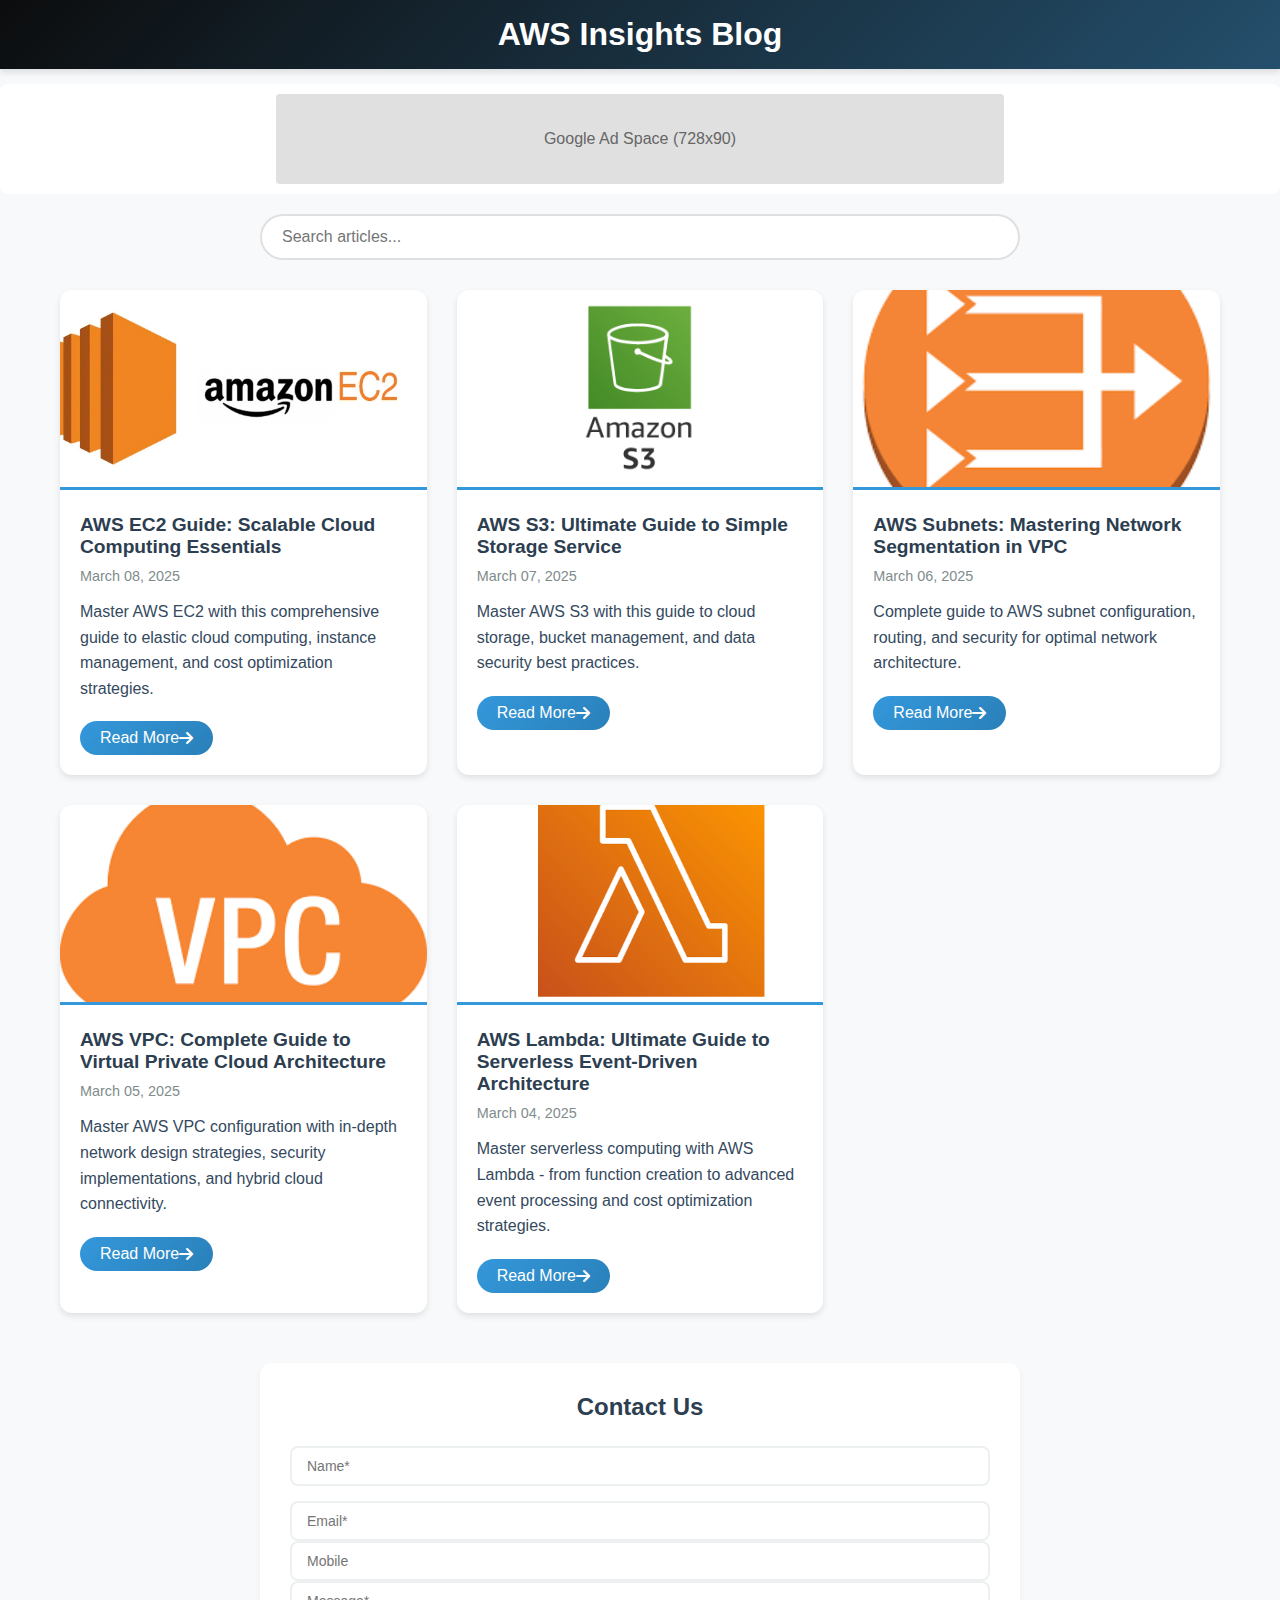
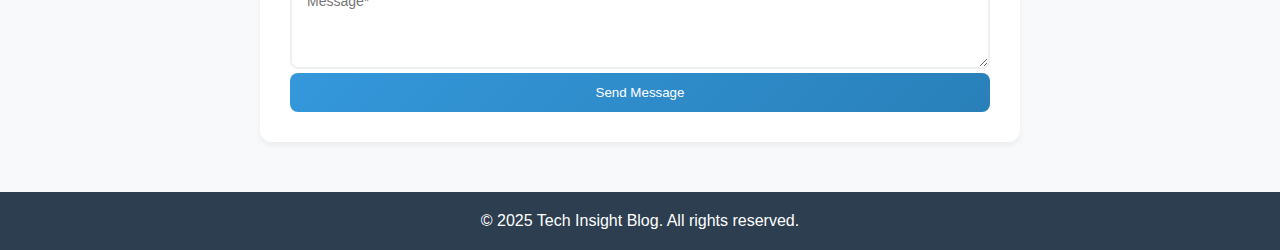
<file: index.html>
<!DOCTYPE html>
<html lang="en">
<head>
    <meta charset="UTF-8">
    <meta name="viewport" content="width=device-width, initial-scale=1.0">
    <meta name="google-adsense-account" content="ca-pub-4299240496625837">
    <script async src="https://pagead2.googlesyndication.com/pagead/js/adsbygoogle.js?client=ca-pub-4299240496625837"
     crossorigin="anonymous"></script>
    <title>Dynamic Blog</title>
    <link rel="stylesheet" href="https://cdnjs.cloudflare.com/ajax/libs/font-awesome/6.0.0/css/all.min.css">
    <style>
        /* Base Styles */
        * {
            margin: 0;
            padding: 0;
            box-sizing: border-box;
            font-family: 'Segoe UI', sans-serif;
        }

        body {
            background: #f8f9fa;
        }

        /* Header */
        header {
            background: linear-gradient(135deg, #0c0d0e 0%, #244f6c 100%);
            color: white;
            padding: 1rem;
            text-align: center;
            box-shadow: 0 4px 6px rgba(0,0,0,0.1);
        }

        /* Google Ad Top */
        .ad-banner {
            background: #fff;
            padding: 10px;
            text-align: center;
            margin: 15px 0;
            border-radius: 8px;
        }
        .ad-placeholder {
            width: 728px;
            height: 90px;
            background: #e0e0e0;
            margin: 0 auto;
            border-radius: 4px;
            display: flex;
            align-items: center;
            justify-content: center;
            color: #666;
        }

        /* Search */
        .search-container {
            max-width: 800px;
            margin: 20px auto;
            padding: 0 20px;
        }
        #searchInput {
            width: 100%;
            padding: 12px 20px;
            border: 2px solid #e0e0e0;
            border-radius: 25px;
            font-size: 16px;
            transition: all 0.3s ease;
        }
        #searchInput:focus {
            border-color: #3498db;
            box-shadow: 0 0 8px rgba(52,152,219,0.2);
            outline: none;
        }

        /* Blog Grid */
        .blog-container {
            max-width: 1200px;
            margin: 30px auto;
            padding: 0 20px;
            display: grid;
            grid-template-columns: repeat(auto-fill, minmax(300px, 1fr));
            gap: 30px;
        }

        /* Blog Card */
        .blog-card {
            background: white;
            border-radius: 12px;
            overflow: hidden;
            box-shadow: 0 3px 6px rgba(0,0,0,0.1);
            transition: transform 0.3s ease;
        }
        .blog-card:hover {
            transform: translateY(-5px);
        }
        .blog-image {
            width: 100%;
            height: 200px;
            object-fit: cover;
            border-bottom: 3px solid #3498db;
        }
        .blog-content {
            padding: 20px;
        }
        .blog-title {
            font-size: 1.2rem;
            color: #2c3e50;
            margin-bottom: 10px;
        }
        .blog-date {
            color: #7f8c8d;
            font-size: 0.9rem;
            margin-bottom: 15px;
        }
        .blog-excerpt {
            color: #34495e;
            line-height: 1.6;
            margin-bottom: 20px;
        }
        .read-more {
            display: inline-flex;
            align-items: center;
            padding: 8px 20px;
            background: linear-gradient(135deg, #3498db 0%, #2980b9 100%);
            color: white;
            text-decoration: none;
            border-radius: 25px;
            transition: transform 0.2s ease;
        }
        .read-more:hover {
            transform: translateX(5px);
        }

        /* Contact Form (Compact) */
        .contact-section {
            max-width: 800px;
            margin: 50px auto;
            padding: 0 20px;
        }
        .contact-form {
            background: white;
            padding: 30px;
            border-radius: 12px;
            box-shadow: 0 4px 6px rgba(0,0,0,0.05);
        }
        .form-title {
            text-align: center;
            margin-bottom: 25px;
            color: #2c3e50;
        }
        .form-grid {
            display: grid;
            gap: 15px;
            grid-template-columns: 1fr;
        }
        .form-group {
            margin-bottom: 15px;
        }
        .form-input {
            width: 100%;
            padding: 10px 15px;
            border: 2px solid #ecf0f1;
            border-radius: 8px;
            font-size: 14px;
        }
        .form-input:focus {
            border-color: #3498db;
            outline: none;
        }
        .submit-btn {
            width: 100%;
            padding: 12px;
            background: linear-gradient(135deg, #3498db 0%, #2980b9 100%);
            color: white;
            border: none;
            border-radius: 8px;
            cursor: pointer;
        }

        /* Footer */
        footer {
            background: #2c3e50;
            color: white;
            text-align: center;
            padding: 20px;
            margin-top: 50px;
        }

        @media (max-width: 768px) {
            .blog-container {
                grid-template-columns: 1fr;
            }
            .ad-placeholder {
                width: 100%;
                height: 100px;
            }
        }
    </style>
</head>
<body>
    <header>
        <h1>AWS Insights Blog</h1>
    </header>

    <div class="ad-banner">
        <div class="ad-placeholder">
            Google Ad Space (728x90)
        </div>
    </div>

    <div class="search-container">
        <input type="text" id="searchInput" placeholder="Search articles...">
    </div>

    <div class="blog-container" id="blogContainer"></div>

    <section class="contact-section">
        <div class="contact-form">
            <h2 class="form-title">Contact Us</h2>
            <form method="post" action="" name="contact-form" id="contactForm">
                <div class="form-grid">
                    <input type="text" name="Name" class="form-input" placeholder="Name*" required>
                    <input type="email" name="Email" class="form-input" placeholder="Email*" required>
                </div>
                <input type="number" name="Mobile" class="form-input" placeholder="Mobile">
                <textarea class="form-input" name="Message" placeholder="Message*" rows="4" required></textarea>
                <button type="submit" class="submit-btn">Send Message</button>
            </form>
        </div>
    </section>

    <footer>
        <p>&copy; 2025 Tech Insight Blog. All rights reserved.</p>
    </footer>

    <script>
        // Load Blog Posts
        function loadBlogPosts(filter = '') {
            fetch('data.json')
                .then(response => response.json())
                .then(data => {
                    const container = document.getElementById('blogContainer');
                    container.innerHTML = '';
                    
                    const filteredPosts = data.filter(post => 
                        post.title.toLowerCase().includes(filter.toLowerCase()) ||
                        post.content.toLowerCase().includes(filter.toLowerCase())
                    );

                    filteredPosts.forEach(post => {
                        const blogCard = document.createElement('div');
                        blogCard.className = 'blog-card';
                        blogCard.innerHTML = `
                            <img src="${post.image}" class="blog-image" alt="${post.title}">
                            <div class="blog-content">
                                <h2 class="blog-title">${post.title}</h2>
                                <p class="blog-date">${post.date}</p>
                                <p class="blog-excerpt">${post.excerpt}</p>
                                <a href="post.html?id=${post.id}" class="read-more">
                                    Read More <i class="fas fa-arrow-right"></i>
                                </a>
                            </div>
                        `;
                        container.appendChild(blogCard);
                    });
                });
        }
        // Form submission

        const scriptURL = 'https://script.google.com/macros/s/AKfycbzHrTE9wS_c1vL299NBXselSN2a0iUaXy0yaHeRNI17Cm7AhjhzSehHo7kpuBe39UU6HQ/exec'

        const form = document.forms['contact-form']

        form.addEventListener('submit', e => {

        e.preventDefault()

        fetch(scriptURL, { method: 'POST', body: new FormData(form)})
        .then(response => alert("Thank you for your message! I will respond shortly." ))
        .then(() => { window.location.reload(); })
        .catch(error => console.error('Error!', error.message))
        })
        // Search Functionality
        document.getElementById('searchInput').addEventListener('input', (e) => {
            loadBlogPosts(e.target.value);
        });

        // Initial Load
        loadBlogPosts();
    </script>
</body>
</html>
</file>
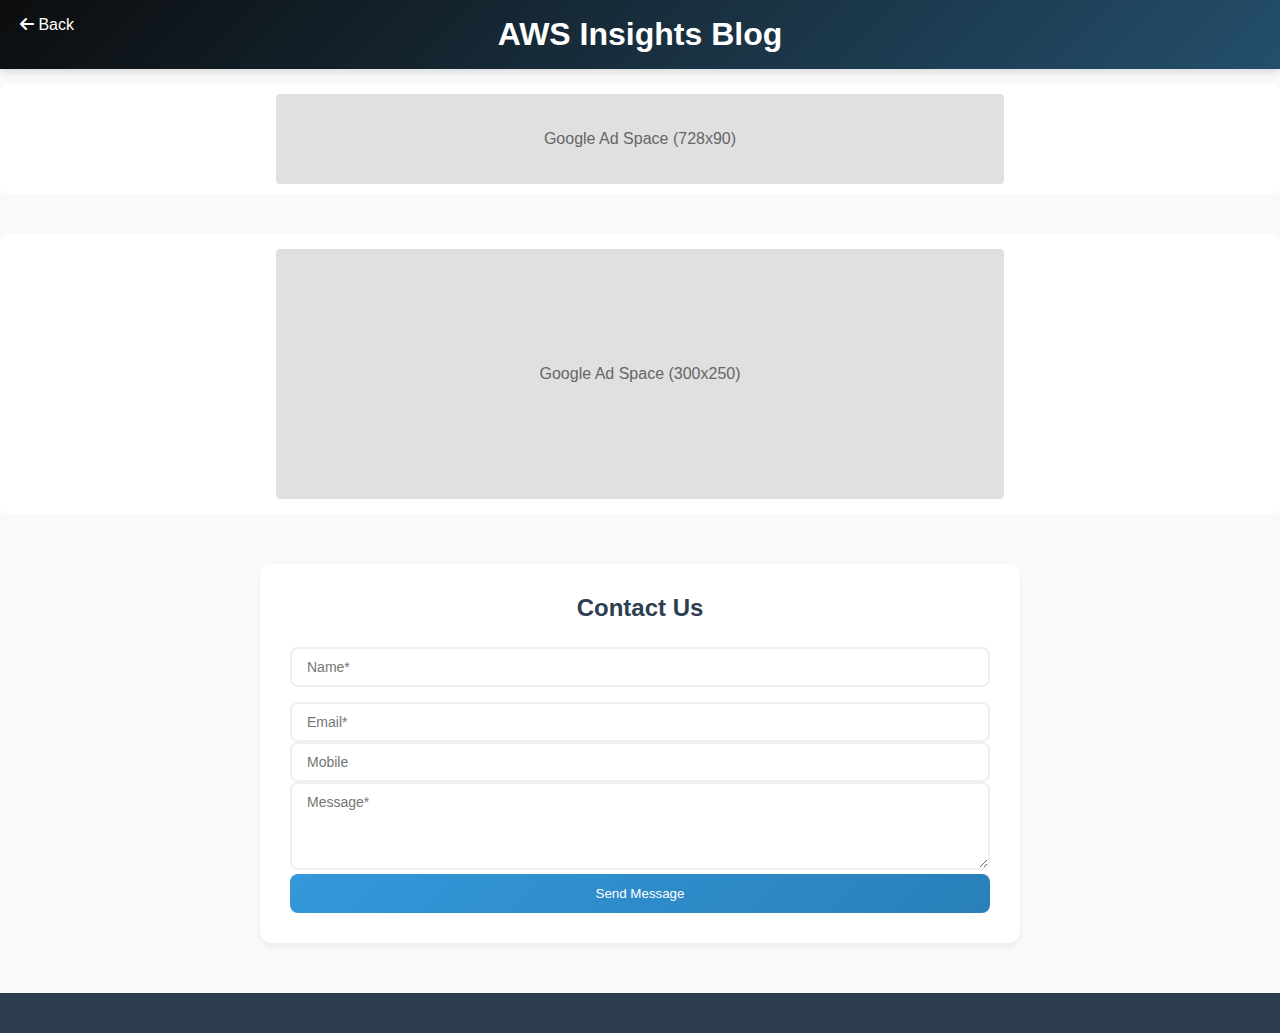
<file: post.html>
<!DOCTYPE html>
<html lang="en">
<head>
    <meta charset="UTF-8">
    <meta name="viewport" content="width=device-width, initial-scale=1.0">
    <meta name="google-adsense-account" content="ca-pub-4299240496625837">
    <script async src="https://pagead2.googlesyndication.com/pagead/js/adsbygoogle.js?client=ca-pub-4299240496625837"
     crossorigin="anonymous"></script>
    <title>Blog Post</title>
    <link rel="stylesheet" href="https://cdnjs.cloudflare.com/ajax/libs/font-awesome/6.0.0/css/all.min.css">
    <style>
        /* Inherit all styles from index.html and add post-specific styles */
        /* Base Styles */
        * {
            margin: 0;
            padding: 0;
            box-sizing: border-box;
            font-family: 'Segoe UI', sans-serif;
        }

        body {
            background: #f8f9fa;
        }

        /* Header */
        header {
            background: linear-gradient(135deg, #0c0d0e 0%, #244f6c 100%);
            color: white;
            padding: 1rem;
            text-align: center;
            box-shadow: 0 4px 6px rgba(0,0,0,0.1);
        }

        /* Google Ad Top */
        .ad-banner {
            background: #fff;
            padding: 10px;
            text-align: center;
            margin: 15px 0;
            border-radius: 8px;
        }
        .ad-placeholder {
            width: 728px;
            height: 90px;
            background: #e0e0e0;
            margin: 0 auto;
            border-radius: 4px;
            display: flex;
            align-items: center;
            justify-content: center;
            color: #666;
        }

        /* Search */
        .search-container {
            max-width: 800px;
            margin: 20px auto;
            padding: 0 20px;
        }
        #searchInput {
            width: 100%;
            padding: 12px 20px;
            border: 2px solid #e0e0e0;
            border-radius: 25px;
            font-size: 16px;
            transition: all 0.3s ease;
        }
        #searchInput:focus {
            border-color: #3498db;
            box-shadow: 0 0 8px rgba(52,152,219,0.2);
            outline: none;
        }

        /* Blog Grid */
        .blog-container {
            max-width: 1200px;
            margin: 30px auto;
            padding: 0 20px;
            display: grid;
            grid-template-columns: repeat(auto-fill, minmax(300px, 1fr));
            gap: 30px;
        }

        /* Blog Card */
        .blog-card {
            background: white;
            border-radius: 12px;
            overflow: hidden;
            box-shadow: 0 3px 6px rgba(0,0,0,0.1);
            transition: transform 0.3s ease;
        }
        .blog-card:hover {
            transform: translateY(-5px);
        }
        .blog-image {
            width: 100%;
            height: 200px;
            object-fit: cover;
            border-bottom: 3px solid #3498db;
        }
        .blog-content {
            padding: 20px;
        }
        .blog-title {
            font-size: 1.2rem;
            color: #2c3e50;
            margin-bottom: 10px;
        }
        .blog-date {
            color: #7f8c8d;
            font-size: 0.9rem;
            margin-bottom: 15px;
        }
        .blog-excerpt {
            color: #34495e;
            line-height: 1.6;
            margin-bottom: 20px;
        }
        .read-more {
            display: inline-flex;
            align-items: center;
            padding: 8px 20px;
            background: linear-gradient(135deg, #3498db 0%, #2980b9 100%);
            color: white;
            text-decoration: none;
            border-radius: 25px;
            transition: transform 0.2s ease;
        }
        .read-more:hover {
            transform: translateX(5px);
        }

        
        .back-to-blog {
            display: inline-block;
            padding: 10px 20px;
            background-color: #007bff;
            color: white;
            text-decoration: none;
            border-radius: 5px;
            margin-top: 20px;
            transition: background-color 0.3s;
        }

        .back-to-blog:hover {
            background-color: #0056b3;
        }
        /* Contact Form (Compact) */
        .contact-section {
            max-width: 800px;
            margin: 50px auto;
            padding: 0 20px;
        }
        .contact-form {
            background: white;
            padding: 30px;
            border-radius: 12px;
            box-shadow: 0 4px 6px rgba(0,0,0,0.05);
        }
        .form-title {
            text-align: center;
            margin-bottom: 25px;
            color: #2c3e50;
        }
        .form-grid {
            display: grid;
            gap: 15px;
            grid-template-columns: 1fr;
        }
        .form-group {
            margin-bottom: 15px;
        }
        .form-input {
            width: 100%;
            padding: 10px 15px;
            border: 2px solid #ecf0f1;
            border-radius: 8px;
            font-size: 14px;
        }
        .form-input:focus {
            border-color: #3498db;
            outline: none;
        }
        .submit-btn {
            width: 100%;
            padding: 12px;
            background: linear-gradient(135deg, #3498db 0%, #2980b9 100%);
            color: white;
            border: none;
            border-radius: 8px;
            cursor: pointer;
        }

        /* Footer */
        footer {
            background: #2c3e50;
            color: white;
            text-align: center;
            padding: 20px;
            margin-top: 50px;
        }

        @media (max-width: 768px) {
            .blog-container {
                grid-template-columns: 1fr;
            }
            .ad-placeholder {
                width: 100%;
                height: 100px;
            }
        }
        .post-container {
            max-width: 800px;
            margin: 40px auto;
            padding: 0 20px;
        }
        .post-image {
            width: 100%;
            height: 400px;
            object-fit: cover;
            border-radius: 12px;
            margin-bottom: 30px;
        }
        .post-title {
            font-size: 2rem;
            color: #2c3e50;
            margin-bottom: 20px;
        }
        .post-content {
            line-height: 1.8;
            color: #34495e;
            font-size: 1.1rem;
        }
        .post-meta {
            color: #7f8c8d;
            margin-bottom: 25px;
        }
        .in-article-ad {
            margin: 30px 0;
            padding: 15px;
            background: #fff;
            border-radius: 8px;
        }
    </style>
</head>
<body>
    <header>
        <a href="index.html" style="color: white; text-decoration: none; position: absolute; left: 20px;">
            <i class="fas fa-arrow-left"></i> Back
        </a>
        <h1>AWS Insights Blog</h1>
    </header>

    <div class="ad-banner">
        <div class="ad-placeholder">
            Google Ad Space (728x90)
        </div>
    </div>

    <div class="post-container" id="postContainer">
        <!-- Post content will be loaded here -->
    </div>

    <div class="in-article-ad">
        <div class="ad-placeholder" style="height: 250px;">
            Google Ad Space (300x250)
        </div>
    </div>

    <section class="contact-section">
        <div class="contact-form">
            <h2 class="form-title">Contact Us</h2>
            <form method="post" action="" name="contact-form" id="contactForm">
                <div class="form-grid">
                    <input type="text" name="Name" class="form-input" placeholder="Name*" required>
                    <input type="email" name="Email" class="form-input" placeholder="Email*" required>
                </div>
                <input type="number" name="Mobile" class="form-input" placeholder="Mobile">
                <textarea class="form-input" name="Message" placeholder="Message*" rows="4" required></textarea>
                <button type="submit" class="submit-btn">Send Message</button>
            </form>
        </div>
    </section>

    <footer>
        <!-- Same footer as index.html -->
    </footer>

    <script>
        // Load Post Content
        const urlParams = new URLSearchParams(window.location.search);
        const postId = urlParams.get('id');

        function loadPost() {
            fetch('data.json')
                .then(response => response.json())
                .then(posts => {
                    const post = posts.find(p => p.id == postId);
                    const container = document.getElementById('postContainer');
                    
                    container.innerHTML = `
                        <img src="${post.image}" class="post-image" alt="${post.title}">
                        <h1 class="post-title">${post.title}</h1>
                        <div class="post-meta">
                            Published on ${post.date} | 5 min read
                        </div>
                        <div class="post-content">
                            ${post.content}
                        </div>
                        <div><a href="index.html" class="back-to-blog">← Back to All Posts</a></div>
                    `;
                });
        }
        // Form submission

        const scriptURL = 'https://script.google.com/macros/s/AKfycbzHrTE9wS_c1vL299NBXselSN2a0iUaXy0yaHeRNI17Cm7AhjhzSehHo7kpuBe39UU6HQ/exec'

        const form = document.forms['contact-form']

        form.addEventListener('submit', e => {

        e.preventDefault()

        fetch(scriptURL, { method: 'POST', body: new FormData(form)})
        .then(response => alert("Thank you for your message! I will respond shortly." ))
        .then(() => { window.location.reload(); })
        .catch(error => console.error('Error!', error.message))
        })
        loadPost();
    </script>
</body>
</html>
</file>
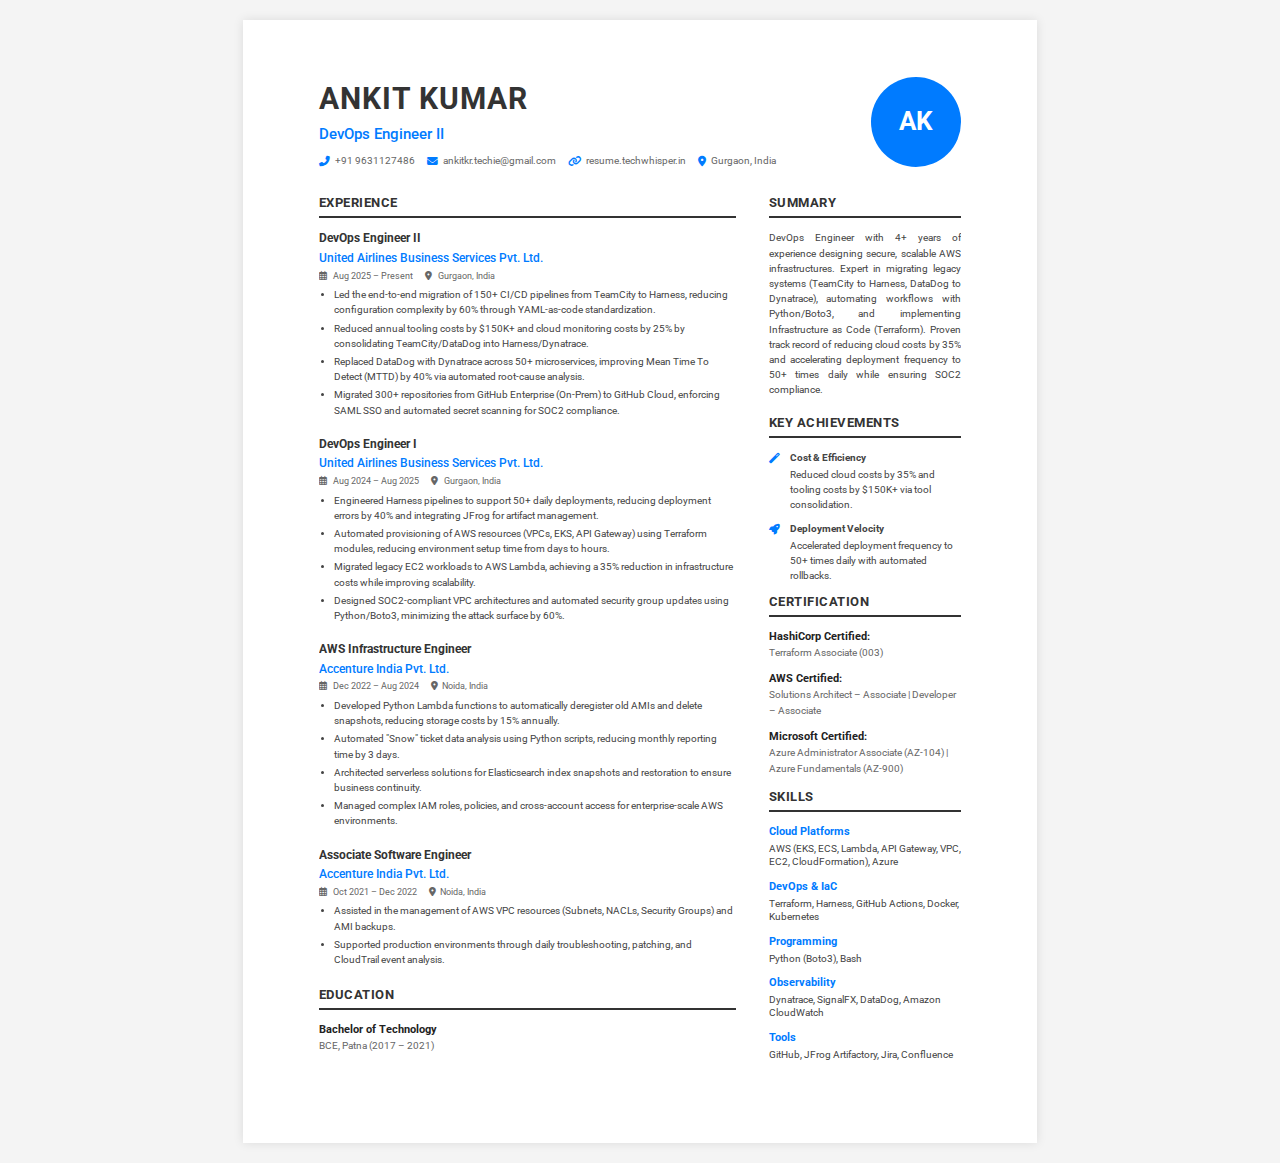
<file: resume.html>
<!DOCTYPE html>
<html lang="en">
<head>
    <meta charset="UTF-8">
    <meta name="viewport" content="width=device-width, initial-scale=1.0">
    <title>Ankit Kumar - DevOps Engineer Resume</title>
    <link rel="stylesheet" href="https://cdnjs.cloudflare.com/ajax/libs/font-awesome/6.4.0/css/all.min.css">
    <link href="https://fonts.googleapis.com/css2?family=Roboto:wght@300;400;500;700&display=swap" rel="stylesheet">
    <style>
        :root {
            --primary-blue: #007bff;
            --text-dark: #333333;
            --text-light: #666666;
            --border-color: #333333;
            --bg-color: #ffffff;
            --base-font-size: 10pt;
        }

        * {
            box-sizing: border-box;
            margin: 0;
            padding: 0;
        }

        body {
            font-family: 'Roboto', sans-serif;
            color: var(--text-dark);
            background-color: #f4f4f4;
            line-height: 1.5;
            font-size: var(--base-font-size);
        }

        .page {
            background: white;
            width: 210mm;
            min-height: 297mm;
            height: 297mm;
            max-height: 297mm;
            overflow: hidden;
            margin: 20px auto;
            padding: 15mm 20mm;
            box-shadow: 0 0 10px rgba(0,0,0,0.1);
            position: relative;
        }

        /* Layout Grid */
        .container {
            display: grid;
            grid-template-columns: 65% 30%;
            gap: 5%;
            height: 100%;
        }

        /* Header Section */
        header {
            display: flex;
            justify-content: space-between;
            align-items: flex-start;
            margin-bottom: 20px;
        }

        .header-left h1 {
            font-size: calc(var(--base-font-size) * 2.8);
            text-transform: uppercase;
            font-weight: 700;
            letter-spacing: 1px;
            margin-bottom: 2px;
        }

        .header-left h2 {
            font-size: calc(var(--base-font-size) * 1.4);
            color: var(--primary-blue);
            font-weight: 500;
            margin-bottom: 8px;
        }

        .contact-info {
            display: flex;
            flex-wrap: wrap;
            gap: 12px;
            font-size: calc(var(--base-font-size) * 0.9);
            color: var(--text-light);
        }

        .contact-item {
            display: flex;
            align-items: center;
            gap: 5px;
        }

        .contact-item i {
            color: var(--primary-blue);
            font-size: calc(var(--base-font-size) * 1);
        }

        .contact-item a {
            color: var(--text-light);
            text-decoration: none;
        }

        /* Avatar Circle */
        .avatar {
            width: 90px;
            height: 90px;
            background-color: var(--primary-blue);
            border-radius: 50%;
            display: flex;
            align-items: center;
            justify-content: center;
            color: white;
            font-size: calc(var(--base-font-size) * 2.4);
            font-weight: bold;
        }

        /* Section Styling */
        .section-title {
            font-size: calc(var(--base-font-size) * 1.2);
            font-weight: 700;
            text-transform: uppercase;
            border-bottom: 2px solid var(--border-color);
            padding-bottom: 4px;
            margin-bottom: 12px;
            margin-top: 5px;
            letter-spacing: 0.5px;
        }

        /* Left Column Styles (Experience) */
        .job-entry {
            margin-bottom: 18px;
        }

        .job-role {
            font-size: calc(var(--base-font-size) * 1.1);
            font-weight: 700;
            margin-bottom: 2px;
        }

        .company-name {
            color: var(--primary-blue);
            font-weight: 500;
            font-size: calc(var(--base-font-size) * 1.1);
            margin-bottom: 2px;
        }

        .job-meta {
            display: flex;
            gap: 12px;
            font-size: calc(var(--base-font-size) * 0.85);
            color: var(--text-light);
            margin-bottom: 4px;
        }

        .job-meta i {
            margin-right: 4px;
        }

        .company-desc {
            font-size: calc(var(--base-font-size) * 0.85);
            color: var(--text-light);
            margin-bottom: 6px;
            font-style: italic;
        }

        ul {
            list-style-type: disc;
            margin-left: 15px;
        }

        li {
            font-size: calc(var(--base-font-size) * 0.95);
            margin-bottom: 3px;
            color: #444;
        }

        /* Right Column Styles */
        .summary-text {
            font-size: calc(var(--base-font-size) * 0.95);
            color: #444;
            margin-bottom: 15px;
            text-align: justify;
        }

        .cert-item, .edu-item, .skill-category {
            margin-bottom: 10px;
        }

        .cert-item strong, .edu-item strong {
            display: block;
            font-size: calc(var(--base-font-size) * 1);
            color: #222;
        }

        .cert-item span, .edu-item span {
            font-size: calc(var(--base-font-size) * 0.9);
            color: var(--text-light);
        }

        .skill-category strong {
            display: block;
            font-size: calc(var(--base-font-size) * 1);
            margin-bottom: 2px;
            color: var(--primary-blue);
        }

        .skill-list {
            font-size: calc(var(--base-font-size) * 0.9);
            color: #444;
            line-height: 1.4;
        }

        .achievement-item {
            display: flex;
            gap: 10px;
            margin-bottom: 8px;
        }

        .achievement-item i {
            color: var(--primary-blue);
            margin-top: 3px;
        }

        .achievement-text {
            font-size: calc(var(--base-font-size) * 0.95);
            color: #444;
        }

        .achievement-title {
            font-weight: 700;
            display: block;
            margin-bottom: 2px;
        }

        /* Adjustable content area */
        .content-wrapper {
            height: calc(100% - 120px);
            overflow: hidden;
        }

        /* Print Optimization */
        @media print {
            body {
                background-color: white;
            }
            .page {
                box-shadow: none;
                margin: 0;
                padding: 15mm 20mm;
                width: 100%;
            }
            @page {
                margin: 0;
                size: A4;
            }
        }
    </style>
</head>
<body>

<div class="page" id="resumePage">
    <!-- Header -->
    <header>
        <div class="header-left">
            <h1>Ankit Kumar</h1>
            <h2>DevOps Engineer II</h2>
            <div class="contact-info">
                <div class="contact-item">
                    <i class="fas fa-phone-alt"></i>
                    <span>+91 9631127486</span>
                </div>
                <div class="contact-item">
                    <i class="fas fa-envelope"></i>
                    <a href="mailto:ankitkr.techie@gmail.com">ankitkr.techie@gmail.com</a>
                </div>
                <div class="contact-item">
                    <i class="fas fa-link"></i>
                    <a href="https://resume.techwhisper.in" target="_blank">resume.techwhisper.in</a>
                </div>
                <div class="contact-item">
                    <i class="fas fa-map-marker-alt"></i>
                    <span>Gurgaon, India</span>
                </div>
            </div>
        </div>
        <div class="avatar">AK</div>
    </header>

    <div class="container content-wrapper">
        <!-- Left Column: Experience -->
        <div class="left-column">
            <h3 class="section-title">Experience</h3>

            <!-- Job 1 -->
            <div class="job-entry">
                <div class="job-role">DevOps Engineer II</div>
                <div class="company-name">United Airlines Business Services Pvt. Ltd.</div>
                <div class="job-meta">
                    <span><i class="far fa-calendar-alt"></i> Aug 2025 – Present</span>
                    <span><i class="fas fa-map-marker-alt"></i> Gurgaon, India</span>
                </div>
                <ul>
                    <li>Led the end-to-end migration of 150+ CI/CD pipelines from TeamCity to Harness, reducing configuration complexity by 60% through YAML-as-code standardization.</li>
                    <li>Reduced annual tooling costs by $150K+ and cloud monitoring costs by 25% by consolidating TeamCity/DataDog into Harness/Dynatrace.</li>
                    <li>Replaced DataDog with Dynatrace across 50+ microservices, improving Mean Time To Detect (MTTD) by 40% via automated root-cause analysis.</li>
                    <li>Migrated 300+ repositories from GitHub Enterprise (On-Prem) to GitHub Cloud, enforcing SAML SSO and automated secret scanning for SOC2 compliance.</li>
                </ul>
            </div>

            <!-- Job 2 -->
            <div class="job-entry">
                <div class="job-role">DevOps Engineer I</div>
                <div class="company-name">United Airlines Business Services Pvt. Ltd.</div>
                <div class="job-meta">
                    <span><i class="far fa-calendar-alt"></i> Aug 2024 – Aug 2025</span>
                    <span><i class="fas fa-map-marker-alt"></i> Gurgaon, India</span>
                </div>
                <ul>
                    <li>Engineered Harness pipelines to support 50+ daily deployments, reducing deployment errors by 40% and integrating JFrog for artifact management.</li>
                    <li>Automated provisioning of AWS resources (VPCs, EKS, API Gateway) using Terraform modules, reducing environment setup time from days to hours.</li>
                    <li>Migrated legacy EC2 workloads to AWS Lambda, achieving a 35% reduction in infrastructure costs while improving scalability.</li>
                    <li>Designed SOC2-compliant VPC architectures and automated security group updates using Python/Boto3, minimizing the attack surface by 60%.</li>
                </ul>
            </div>

            <!-- Job 3 -->
            <div class="job-entry">
                <div class="job-role">AWS Infrastructure Engineer</div>
                <div class="company-name">Accenture India Pvt. Ltd.</div>
                <div class="job-meta">
                    <span><i class="far fa-calendar-alt"></i> Dec 2022 – Aug 2024</span>
                    <span><i class="fas fa-map-marker-alt"></i>Noida, India</span>
                </div>
                <ul>
                    <li>Developed Python Lambda functions to automatically deregister old AMIs and delete snapshots, reducing storage costs by 15% annually.</li>
                    <li>Automated "Snow" ticket data analysis using Python scripts, reducing monthly reporting time by 3 days.</li>
                    <li>Architected serverless solutions for Elasticsearch index snapshots and restoration to ensure business continuity.</li>
                    <li>Managed complex IAM roles, policies, and cross-account access for enterprise-scale AWS environments.</li>
                </ul>
            </div>

             <!-- Job 4 -->
             <div class="job-entry">
                <div class="job-role">Associate Software Engineer</div>
                <div class="company-name">Accenture India Pvt. Ltd.</div>
                <div class="job-meta">
                    <span><i class="far fa-calendar-alt"></i> Oct 2021 – Dec 2022</span>
                    <span><i class="fas fa-map-marker-alt"></i>Noida, India</span>
                </div>
                <ul>
                    <li>Assisted in the management of AWS VPC resources (Subnets, NACLs, Security Groups) and AMI backups.</li>
                    <li>Supported production environments through daily troubleshooting, patching, and CloudTrail event analysis.</li>
                </ul>
            </div>
            <h3 class="section-title">Education</h3>
            <div class="edu-item">
                <strong>Bachelor of Technology</strong>
                <span>BCE, Patna (2017 – 2021)</span>
            </div>
        </div>

        <!-- Right Column: Sidebar -->
        <div class="right-column">
            
            <!-- Summary -->
            <h3 class="section-title">Summary</h3>
            <div class="summary-text">
                DevOps Engineer with 4+ years of experience designing secure, scalable AWS infrastructures. Expert in migrating legacy systems (TeamCity to Harness, DataDog to Dynatrace), automating workflows with Python/Boto3, and implementing Infrastructure as Code (Terraform). Proven track record of reducing cloud costs by 35% and accelerating deployment frequency to 50+ times daily while ensuring SOC2 compliance.
            </div>

            <!-- Key Achievements -->
            <h3 class="section-title">Key Achievements</h3>
            <div class="achievement-item">
                <i class="fas fa-magic"></i>
                <div class="achievement-text">
                    <span class="achievement-title">Cost & Efficiency</span>
                    Reduced cloud costs by 35% and tooling costs by $150K+ via tool consolidation.
                </div>
            </div>
            <div class="achievement-item">
                <i class="fas fa-rocket"></i>
                <div class="achievement-text">
                    <span class="achievement-title">Deployment Velocity</span>
                    Accelerated deployment frequency to 50+ times daily with automated rollbacks.
                </div>
            </div>

            <!-- Certifications -->
            <h3 class="section-title">Certification</h3>
            <div class="cert-item">
                <strong>HashiCorp Certified:</strong>
                <span>Terraform Associate (003)</span>
            </div>
            <div class="cert-item">
                <strong>AWS Certified:</strong>
                <span>Solutions Architect – Associate | Developer – Associate</span>
            </div>
            <div class="cert-item">
                <strong>Microsoft Certified:</strong>
                <span>Azure Administrator Associate (AZ-104) | Azure Fundamentals (AZ-900)</span>
            </div>

            <!-- Technical Skills -->
            <h3 class="section-title">Skills</h3>
            <div class="skill-category">
                <strong>Cloud Platforms</strong>
                <div class="skill-list">AWS (EKS, ECS, Lambda, API Gateway, VPC, EC2, CloudFormation), Azure</div>
            </div>
            <div class="skill-category">
                <strong>DevOps & IaC</strong>
                <div class="skill-list">Terraform, Harness, GitHub Actions, Docker, Kubernetes</div>
            </div>
            <div class="skill-category">
                <strong>Programming</strong>
                <div class="skill-list">Python (Boto3), Bash</div>
            </div>
            <div class="skill-category">
                <strong>Observability</strong>
                <div class="skill-list">Dynatrace, SignalFX, DataDog, Amazon CloudWatch</div>
            </div>
            <div class="skill-category">
                <strong>Tools</strong>
                <div class="skill-list">GitHub, JFrog Artifactory, Jira, Confluence</div>
            </div>
        </div>
    </div>
</div>

<script>
    // Auto-resize font to fit A4 page
    function autoResizeFont() {
        const page = document.getElementById('resumePage');
        const minFontSize = 8; // Minimum font size in pt
        const maxFontSize = 12; // Maximum font size in pt
        const targetHeight = 297; // A4 height in mm
        const tolerance = 1; // 1mm tolerance
        
        // Function to check if content fits
        function fits() {
            const pageHeight = page.getBoundingClientRect().height;
            const pageStyle = window.getComputedStyle(page);
            const pageHeightMM = parseFloat(pageStyle.height);
            return pageHeightMM <= targetHeight + tolerance;
        }
        
        // Binary search for optimal font size
        let low = minFontSize;
        let high = maxFontSize;
        let optimalSize = minFontSize;
        
        // Try current size first
        if (fits()) {
            // If it fits at max size, use it
            document.documentElement.style.setProperty('--base-font-size', maxFontSize + 'pt');
            return;
        }
        
        // Binary search for optimal size
        for (let i = 0; i < 10; i++) {
            const mid = (low + high) / 2;
            document.documentElement.style.setProperty('--base-font-size', mid + 'pt');
            
            // Force reflow
            void page.offsetHeight;
            
            if (fits()) {
                optimalSize = mid;
                low = mid;
            } else {
                high = mid;
            }
        }
        
        // Set the optimal font size
        document.documentElement.style.setProperty('--base-font-size', optimalSize + 'pt');
    }
    
    // Run on initial load
    document.addEventListener('DOMContentLoaded', autoResizeFont);
    
    // Run when content changes (using MutationObserver)
    const observer = new MutationObserver(autoResizeFont);
    observer.observe(document.getElementById('resumePage'), {
        childList: true,
        subtree: true,
        characterData: true
    });
    
    // Also run on window resize (for print preview, etc.)
    window.addEventListener('resize', autoResizeFont);
    
    // Add manual trigger for content editing
    window.adjustResumeFont = autoResizeFont;
    
    // Initialize
    setTimeout(autoResizeFont, 100);
</script>

</body>
</html>
</file>
